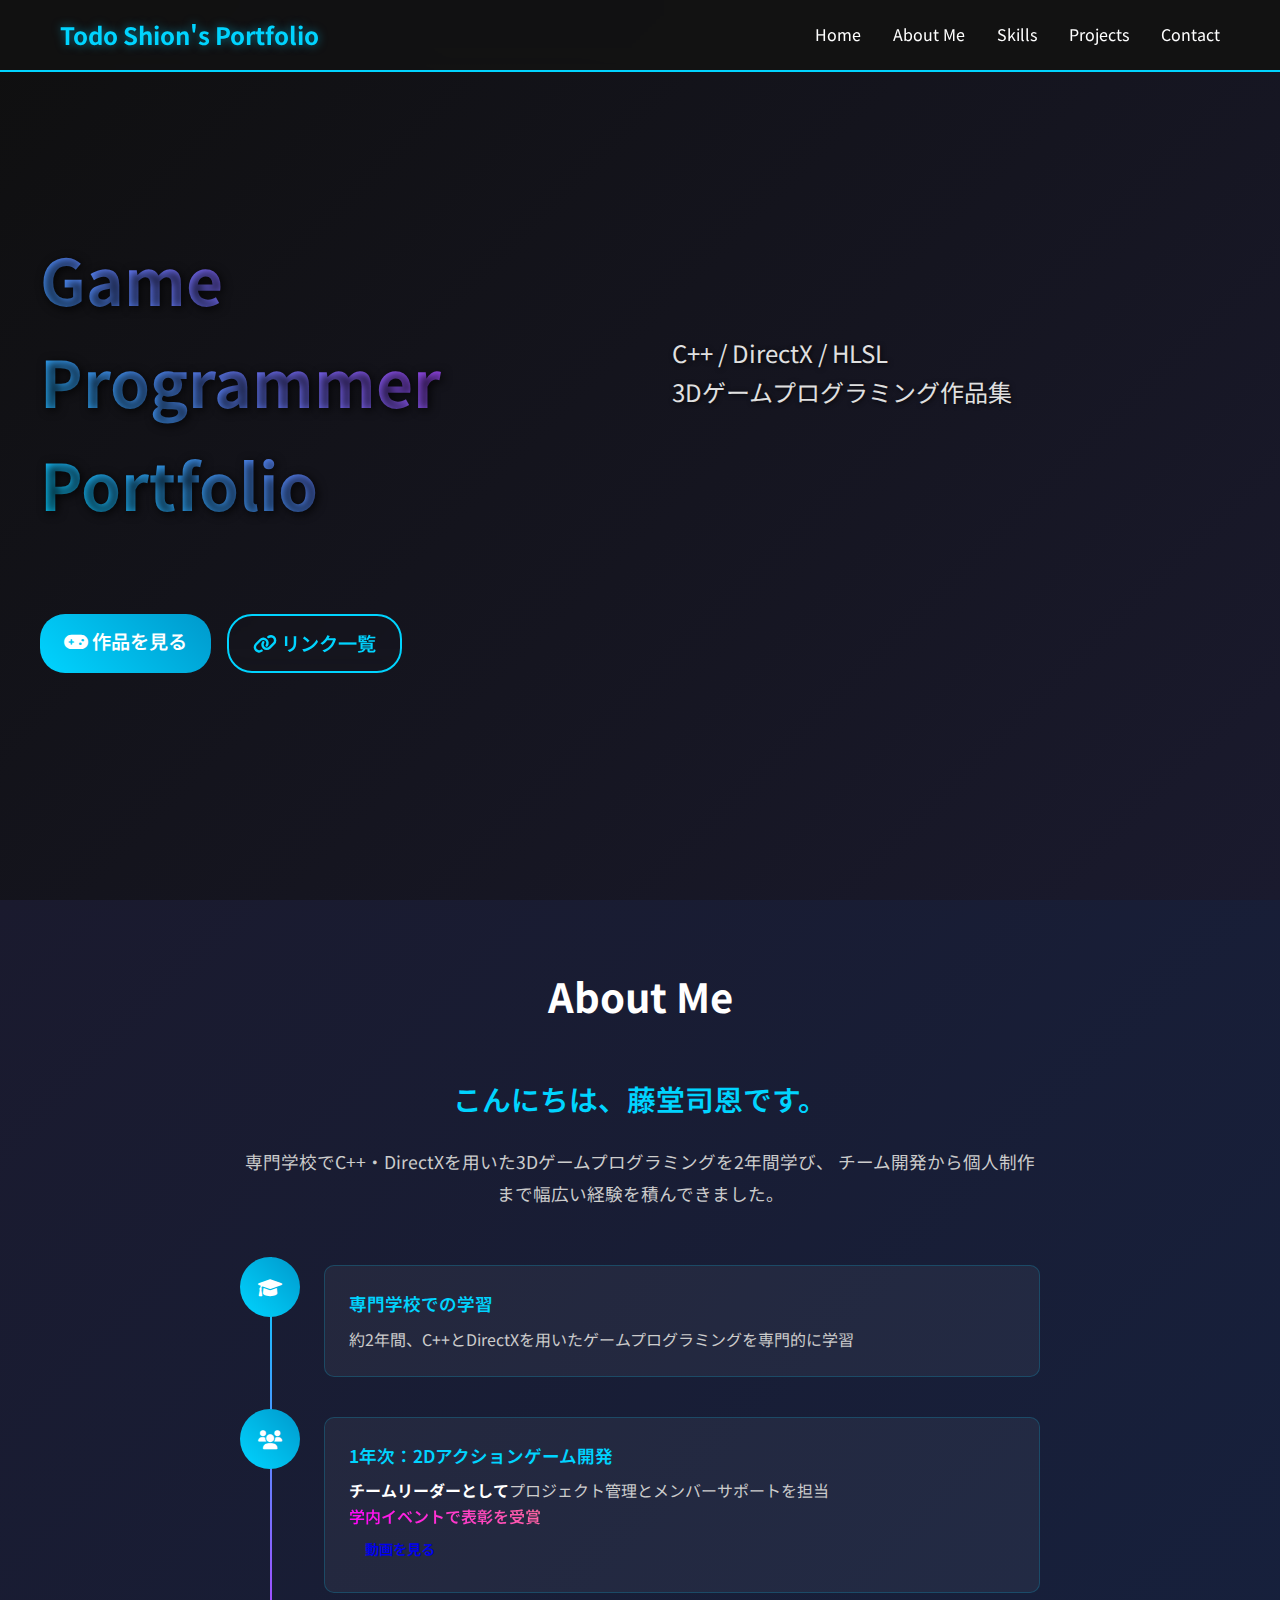
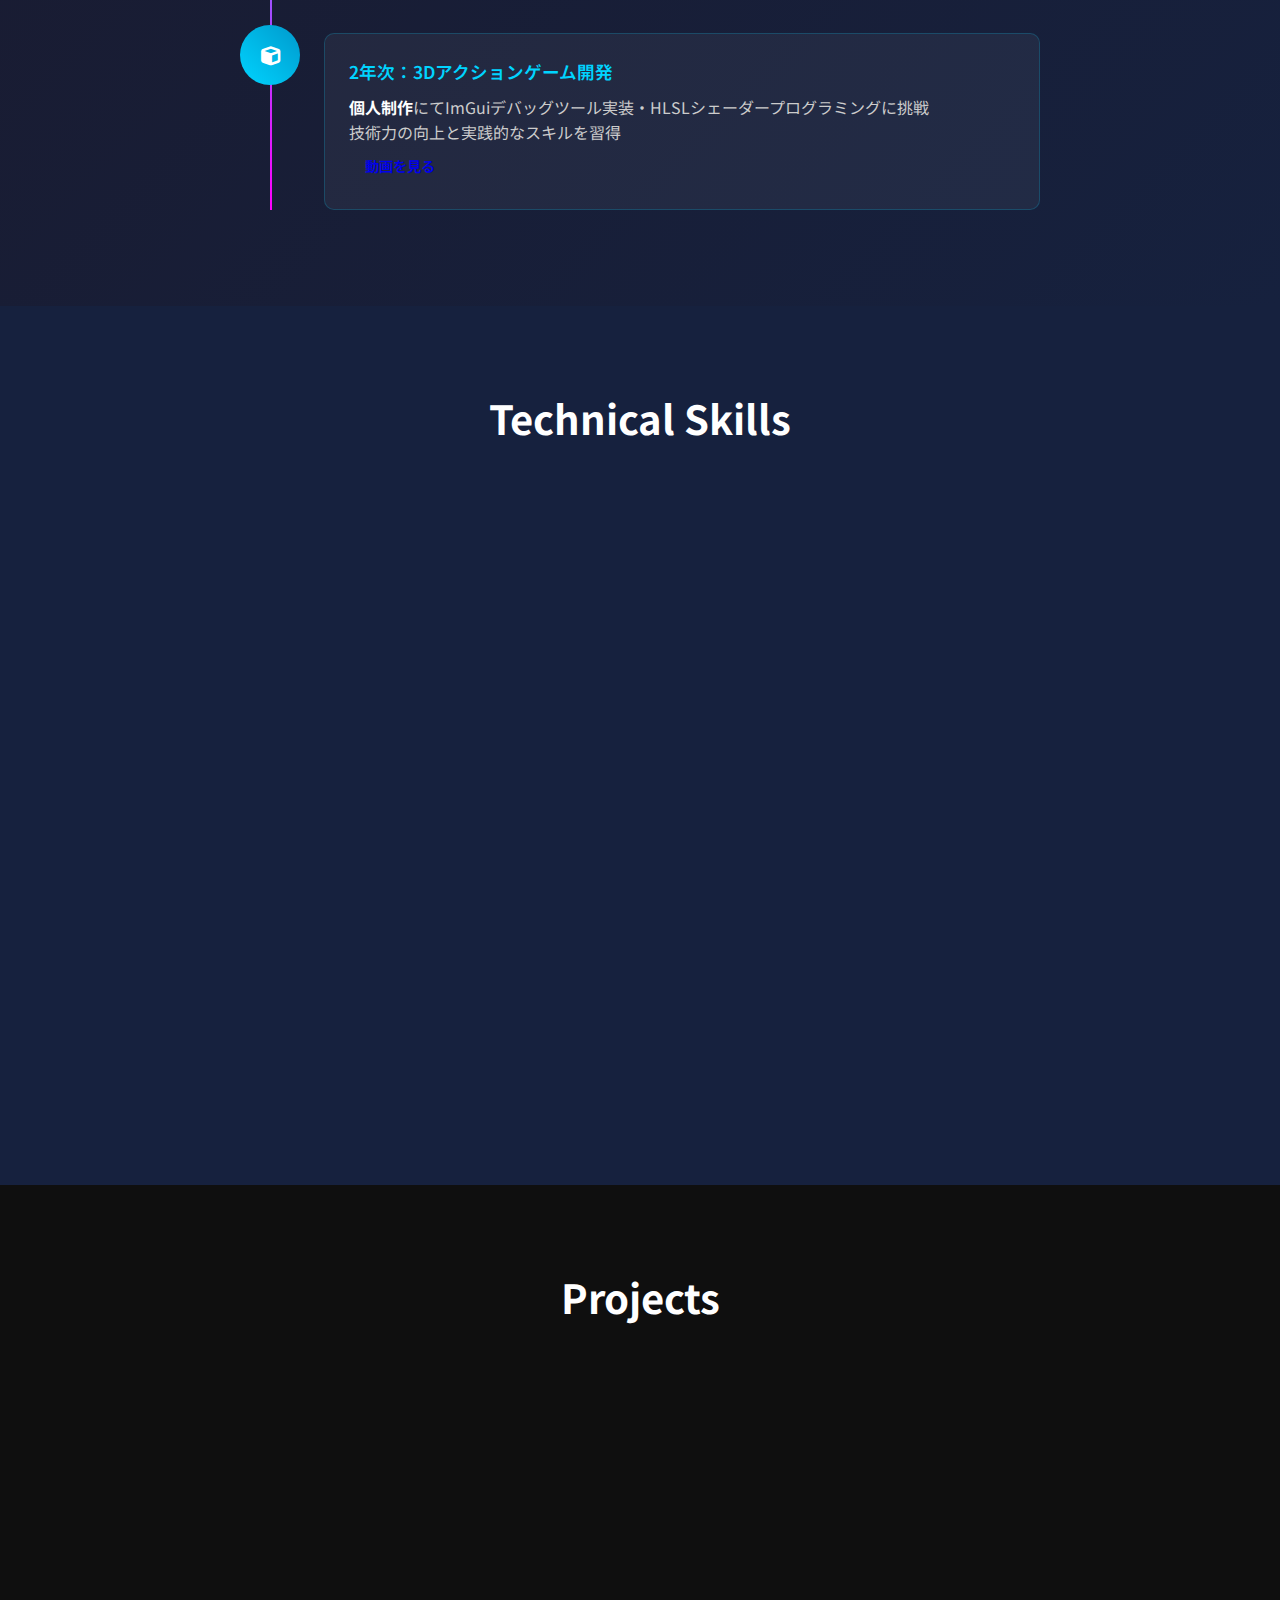
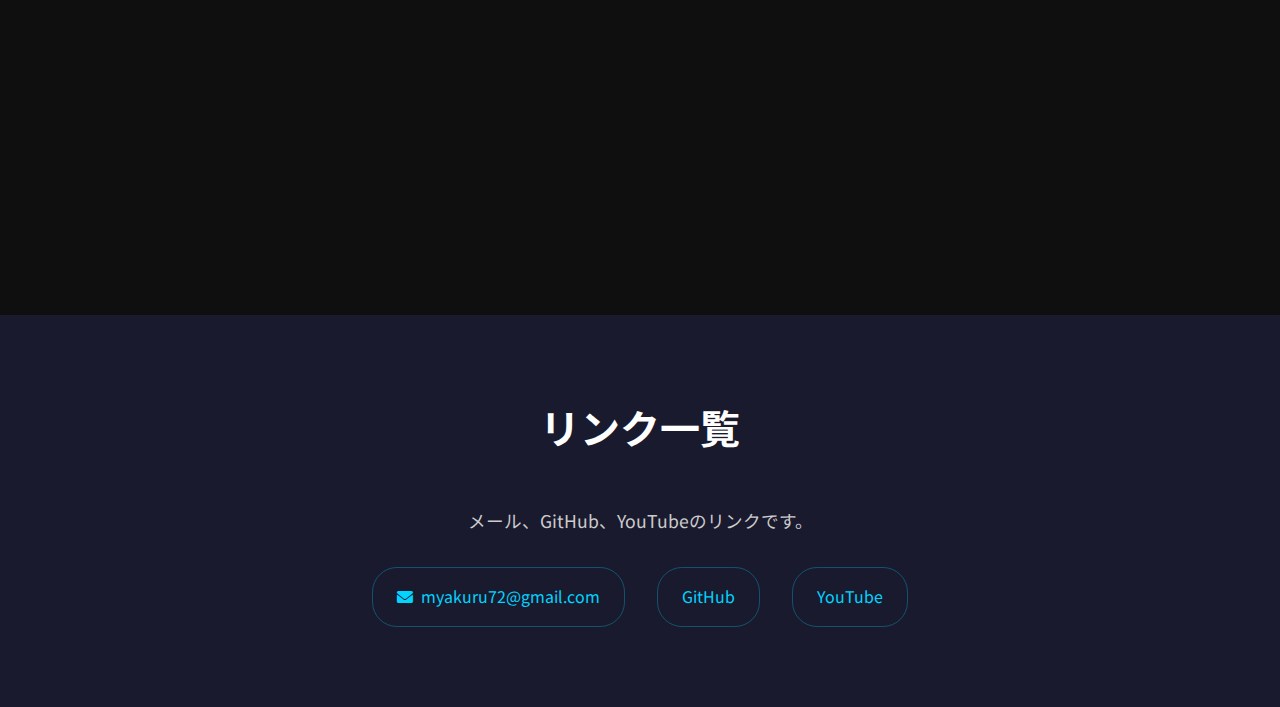
<file: index.html>
<!DOCTYPE html>
<html lang="ja">
<head>
    <meta charset="UTF-8">
    <meta name="viewport" content="width=device-width, initial-scale=1.0">
    <title>myakuru - Game Programmer Portfolio</title>
    <link rel="stylesheet" href="style.css">
    <link href="https://fonts.googleapis.com/css2?family=Noto+Sans+JP:wght@300;400;700&display=swap" rel="stylesheet">
    <link rel="stylesheet" href="https://cdnjs.cloudflare.com/ajax/libs/font-awesome/6.0.0/css/all.min.css">
</head>
<body>
    <nav class="navbar">
        <div class="nav-container">
            <div class="nav-logo">
                <a href="index.html"><h2>Todo Shion's Portfolio</h2></a>
            </div>
            <ul class="nav-menu">
                <li><a href="#home">Home</a></li>
                <li><a href="#introduction">About Me</a></li>
                <li><a href="#skills">Skills</a></li>
                <li><a href="#projects">Projects</a></li>
                <li><a href="#contact">Contact</a></li>
            </ul>
        </div>
    </nav>

    <main>
        <!-- Hero Section -->
            <section id="home" class="hero hero-simple">
                <div class="hero-content hero-center">
                    <h1 class="project-title-overlay">Game Programmer Portfolio</h1>
                    <p class="project-subtitle-overlay">C++ / DirectX / HLSL<br>3Dゲームプログラミング作品集</p>
                    <div class="hero-buttons hero-center-buttons">
                        <a href="#projects" class="btn btn-primary btn-large btn-overlay">
                            <i class="fas fa-gamepad"></i> 作品を見る
                        </a>
                        <a href="#contact" class="btn btn-secondary btn-large btn-overlay">
                            <i class="fas fa-link"></i> リンク一覧
                        </a>
                    </div>
                </div>
            </section>

        <!-- 自己紹介セクション -->
        <section id="introduction" class="introduction">
            <div class="container">
                <h2>About Me</h2>
                <div class="intro-content">
                    <div class="intro-header">
                        <h3>こんにちは、藤堂司恩です。</h3>
                        <p class="intro-summary">
                            専門学校でC++・DirectXを用いた3Dゲームプログラミングを2年間学び、
                            チーム開発から個人制作まで幅広い経験を積んできました。
                        </p>
                    </div>
                    
                    <div class="experience-timeline">
                        <div class="timeline-item">
                            <div class="timeline-icon">
                                <i class="fas fa-graduation-cap"></i>
                            </div>
                            <div class="timeline-content">
                                <h4>専門学校での学習</h4>
                                <p>約2年間、C++とDirectXを用いたゲームプログラミングを専門的に学習</p>
                            </div>
                        </div>
                        
                        <div class="timeline-item">
                            <div class="timeline-icon">
                                <i class="fas fa-users"></i>
                            </div>
                            <div class="timeline-content">
                                <h4>1年次：2Dアクションゲーム開発</h4>
                                <p><strong>チームリーダーとして</strong>プロジェクト管理とメンバーサポートを担当<br>
                                <span class="highlight">学内イベントで表彰を受賞</span></p>
                                <div class="project-links">
                                    <a href="https://youtu.be/RSMAwuz6ngQ?si=Mmd6feQbN7Tznl7z" target="_blank" class="btn btn-small youtube-btn">
                                         動画を見る
                                    </a>
                                </div>
                            </div>
                        </div>
                        
                        <div class="timeline-item">
                            <div class="timeline-icon">
                                <i class="fas fa-cube"></i>
                            </div>
                            <div class="timeline-content">
                                <h4>2年次：3Dアクションゲーム開発</h4>
                                <p><strong>個人制作</strong>にてImGuiデバッグツール実装・HLSLシェーダープログラミングに挑戦<br>
                                技術力の向上と実践的なスキルを習得</p>
                                 <div class="project-links">
                                    <a href="https://www.youtube.com/watch?v=G5eRSczVDn4" target="_blank" class="btn btn-small youtube-btn">
                                         動画を見る
                                    </a>
                                </div>
                            </div>
                        </div>
                    </div>
                </div>
            </div>
        </section>

        <!-- Skills Section -->
        <section id="skills" class="skills">
            <div class="container">
                <h2>Technical Skills</h2>
                <div class="skills-grid">
                    <div class="skill-category">
                        <h3><i class="fas fa-cogs"></i> Game Engines</h3>
                        <div class="skill-details">
                            <div class="skill-item">
                                <h4>Unreal Engine</h4>
                                <p>IKリグ、IKリターゲッタを活用して、UnityモデルにUnrealアニメーションを適用</p>
                                <div class="tech-tags">
                                    <span class="tech-tag">IKリグ</span>
                                    <span class="tech-tag">IKリターゲッタ</span>
                                </div>
                            </div>
                        </div>
                    </div>
                    <div class="skill-category">
                        <h3><i class="fas fa-code"></i> Programming</h3>
                        <div class="skill-details">
                            <div class="skill-item">
                                <h4>C++</h4>
                                <p>DirectXを使用した3Dゲームエンジン開発、ゲームプレイプログラミング</p>
                                <div class="tech-tags">
                                    <span class="tech-tag">DirectX</span>
                                </div>
                            </div>
                        </div>
                    </div>
                    <div class="skill-category">
                        <h3><i class="fas fa-paint-brush"></i> Graphics & Tools</h3>
                        <div class="skill-details">
                            <div class="skill-item">
                                <h4>HLSL</h4>
                                <p>シェーダープログラミングによる視覚的エフェクトの実装</p>
                                <div class="tech-tags">
                                    <span class="tech-tag">放射ブラー</span>
                                    <span class="tech-tag">画面ノイズ</span>
                                     <span class="tech-tag">カスケードシャドウマップ</span>
                                     <span class="tech-tag">PBRベースのライティング計算</span>
                                </div>
                            </div>
                            <div class="skill-item">
                                <h4>Git</h4>
                                <p>バージョン管理、チーム開発でのコード共有</p>
                                <div class="tech-tags">
                                    <span class="tech-tag">バージョン管理</span>
                                </div>
                            </div>
                        </div>
                    </div>
                </div>
            </div>
        </section>

        <!-- Projects Section -->
        <section id="projects" class="projects">
            <div class="container">
                <h2>Projects</h2>
                <div class="projects-grid">
                    <a href="chronos-zero.html" class="project-card-link">
                        <div class="project-card">
                            <div class="project-image">
                                <img src="images/Title.png" alt="Chronos Zero タイトル画面" class="project-main-image"
                                     onerror="this.style.display='none'; this.nextElementSibling.style.display='flex';">
                                <div class="placeholder-image" style="display:none;">
                                    <i class="fas fa-rocket"></i>
                                </div>
                            </div>
                            <div class="project-info">
                                <h3>Chronos Zero</h3>
                                <p>＜就活作品＞3Dスタイリッシュアクションゲーム。</p>
                                <div class="project-tech">
                                    <span>DirectX</span>
                                    <span>C++</span>
                                    <span>HLSL</span>
                                </div>
                                <div class="project-links">
                                    <span class="btn btn-small detail-btn">詳細を見る</span>
                                </div>
                            </div>
                        </div>
                    </a>
                </div>
            </div>
        </section>

        <!-- Contact Section -->
        <section id="contact" class="contact">
            <div class="container">
                <h2>リンク一覧</h2>
                <div class="contact-content">
                    <div class="contact-info">
                        <p>メール、GitHub、YouTubeのリンクです。</p>
                        <div class="contact-methods">
                            <a href="mailto:myakuru72@gmail.com" class="contact-method">
                                <i class="fas fa-envelope"></i>
                                <span>myakuru72@gmail.com</span>
                            </a>
                            <a href="https://github.com/myakuru/3DGamePrograming" class="contact-method">
                                GitHub
                            </a>
                            <a href="https://www.youtube.com/watch?v=G5eRSczVDn4" class="contact-method">
                                YouTube
                            </a>
                        </div>
                    </div>
                </div>
            </div>
        </section>
    </main>

    <script src="script.js"></script>
</body>
</html>
</file>
<file: style.css>
/* Reset and Base Styles */
* {
    margin: 0;
    padding: 0;
    box-sizing: border-box;
}

body {
    font-family: 'Noto Sans JP', sans-serif;
    line-height: 1.6;
    color: #ffffff;
    background-color: #121212;
}

.container {
    max-width: 1200px;
    margin: 0 auto;
    padding: 0 20px;
}

/* Navigation */
.navbar {
    position: fixed;
    top: 0;
    width: 100%;
    background: rgba(18, 18, 18, 0.95);
    backdrop-filter: blur(10px);
    z-index: 1000;
    padding: 1rem 0;
    border-bottom: 2px solid #00d4ff;
}

.nav-container {
    max-width: 1200px;
    margin: 0 auto;
    display: flex;
    justify-content: space-between;
    align-items: center;
    padding: 0 20px;
}

.nav-logo h2 {
    color: #00d4ff;
    font-size: 1.5rem;
    font-weight: 700;
    text-shadow: 0 0 10px rgba(0, 212, 255, 0.5);
}

.nav-logo a {
    text-decoration: none;
    color: inherit;
}

.nav-logo a:hover h2 {
    color: #fff;
    transition: color 0.3s ease;
}

.nav-menu {
    display: flex;
    list-style: none;
    gap: 2rem;
}

.nav-menu a {
    color: #fff;
    text-decoration: none;
    font-weight: 400;
    transition: color 0.3s ease;
}

.nav-menu a:hover {
    color: #00d4ff;
}

/* Hero Section */
.hero {
    min-height: 100vh;
    display: flex;
    align-items: center;
    background: linear-gradient(135deg, #0f0f0f 0%, #1a1a2e 100%);
    color: white;
    padding: 0 20px;
}

.hero-content {
    max-width: 1200px;
    margin: 0 auto;
    display: grid;
    grid-template-columns: 1fr 1fr;
    gap: 4rem;
    align-items: center;
}

.hero h1 {
    font-size: 4rem;
    font-weight: 700;
    margin-bottom: 1rem;
    background: linear-gradient(45deg, #00d4ff, #ff00ff);
    -webkit-background-clip: text;
    -webkit-text-fill-color: transparent;
    background-clip: text;
}

.hero-subtitle {
    font-size: 1.2rem;
    margin-bottom: 2rem;
    color: #ccc;
}

.hero-buttons {
    display: flex;
    gap: 1rem;
}

.hero-visual {
    display: flex;
    justify-content: center;
    align-items: center;
}

.game-icons {
    display: flex;
    gap: 2rem;
    font-size: 4rem;
}

.game-icons i {
    color: #00d4ff;
    animation: float 3s ease-in-out infinite;
}

.game-icons i:nth-child(2) {
    animation-delay: 1s;
    color: #ff00ff;
}

.game-icons i:nth-child(3) {
    animation-delay: 2s;
    color: #00ff88;
}

/* Hero Background Overlay Styles */
.hero-with-background {
    position: relative;
    min-height: 100vh;
    overflow: hidden;
}

.hero-background {
    position: absolute;
    top: 0;
    left: 0;
    width: 100%;
    height: 100%;
    z-index: 1;
}

.hero-background img {
    width: 100%;
    height: 100%;
    object-fit: cover;
    filter: brightness(0.3) blur(0.3px);
}

.hero-overlay {
    position: absolute;
    top: 0;
    left: 0;
    width: 100%;
    height: 100%;
    background: linear-gradient(
        135deg, 
        rgba(0, 212, 255, 0.3) 0%, 
        rgba(18, 18, 18, 0.7) 50%, 
        rgba(0, 0, 0, 0.8) 100%
    );
    z-index: 2;
}

.hero-overlay-content {
    position: relative;
    z-index: 3;
    display: flex;
    align-items: center;
    justify-content: center;
    min-height: 100vh;
    text-align: center;
    padding: 2rem;
}

.project-title-overlay {
    font-size: 4rem;
    font-weight: 700;
    color: #ffffff;
    text-shadow: 2px 2px 10px rgba(0, 0, 0, 0.8);
    margin-bottom: 1rem;
}

.project-subtitle-overlay {
    font-size: 1.5rem;
    color: #e0e0e0;
    margin-bottom: 2rem;
    text-shadow: 1px 1px 5px rgba(0, 0, 0, 0.8);
}

.back-btn-overlay {
    position: absolute;
    top: 2rem;
    left: 2rem;
    background: rgba(0, 0, 0, 0.7);
    color: #00d4ff;
    padding: 0.8rem 1.2rem;
    border-radius: 25px;
    text-decoration: none;
    font-weight: 600;
    backdrop-filter: blur(10px);
    border: 1px solid rgba(0, 212, 255, 0.3);
    transition: all 0.3s ease;
}

.back-btn-overlay:hover {
    background: rgba(0, 212, 255, 0.2);
    transform: translateY(-2px);
    box-shadow: 0 8px 25px rgba(0, 212, 255, 0.3);
}

.btn-overlay {
    background: rgba(0, 0, 0, 0.7);
    backdrop-filter: blur(10px);
    border: 2px solid rgba(255, 255, 255, 0.3);
    color: #ffffff;
    font-size: 1.2rem;
    padding: 1rem 2rem;
    text-shadow: none;
}

.btn-overlay:hover {
    background: rgba(255, 255, 255, 0.1);
    transform: translateY(-3px);
    box-shadow: 0 10px 30px rgba(0, 0, 0, 0.5);
}

.btn-primary.btn-overlay:hover {
    border-color: #00d4ff;
    box-shadow: 0 10px 30px rgba(0, 212, 255, 0.4);
}

.btn-secondary.btn-overlay:hover {
    border-color: #ff6b6b;
    box-shadow: 0 10px 30px rgba(255, 107, 107, 0.4);
}

.fallback-bg {
    background: linear-gradient(135deg, #1a1a1a 0%, #2c3e50 100%);
}

/* Buttons */
.btn {
    display: inline-block;
    padding: 12px 24px;
    text-decoration: none;
    border-radius: 25px;
    font-weight: 600;
    transition: all 0.3s ease;
    border: none;
    cursor: pointer;
}

.btn-primary {
    background: linear-gradient(45deg, #00d4ff, #0099cc);
    color: white;
}

.btn-primary:hover {
    transform: translateY(-2px);
    box-shadow: 0 10px 25px rgba(0, 212, 255, 0.3);
}

.btn-secondary {
    background: transparent;
    color: #00d4ff;
    border: 2px solid #00d4ff;
}

.btn-secondary:hover {
    background: #00d4ff;
    color: #0f0f0f;
}

.btn-small {
    padding: 8px 16px;
    font-size: 0.9rem;
}

/* Sections */
section {
    padding: 5rem 0;
}

section h2 {
    text-align: center;
    font-size: 2.5rem;
    margin-bottom: 3rem;
    color: #fff;
}

/* Introduction Section */
.introduction {
    background: linear-gradient(135deg, #1a1a2e 0%, #16213e 100%);
    color: white;
    padding: 4rem 0;
}

.intro-content {
    max-width: 1000px;
    margin: 0 auto;
}

.intro-header {
    text-align: center;
    margin-bottom: 3rem;
}

.intro-header h3 {
    font-size: 1.8rem;
    color: #00d4ff;
    margin-bottom: 1.5rem;
    font-weight: 600;
}

.intro-summary {
    font-size: 1.1rem;
    line-height: 1.8;
    color: #ccc;
    max-width: 800px;
    margin: 0 auto;
}

/* Experience Timeline */
.experience-timeline {
    position: relative;
    max-width: 800px;
    margin: 0 auto;
}

.experience-timeline::before {
    content: '';
    position: absolute;
    left: 30px;
    top: 0;
    bottom: 0;
    width: 2px;
    background: linear-gradient(to bottom, #00d4ff, #ff00ff);
}

.timeline-item {
    display: flex;
    margin-bottom: 2rem;
    position: relative;
}

.timeline-icon {
    flex-shrink: 0;
    width: 60px;
    height: 60px;
    background: linear-gradient(45deg, #00d4ff, #0099cc);
    border-radius: 50%;
    display: flex;
    align-items: center;
    justify-content: center;
    margin-right: 1.5rem;
    position: relative;
    z-index: 2;
}

.timeline-icon i {
    font-size: 1.2rem;
    color: white;
}

.timeline-content {
    flex: 1;
    background: rgba(255, 255, 255, 0.05);
    padding: 1.5rem;
    border-radius: 10px;
    border: 1px solid rgba(0, 212, 255, 0.2);
    margin-top: 0.5rem;
}

.timeline-content h4 {
    color: #00d4ff;
    margin-bottom: 0.5rem;
    font-size: 1.1rem;
    font-weight: 600;
}

.timeline-content p {
    color: #ccc;
    line-height: 1.6;
    margin: 0;
}

.timeline-content strong {
    color: #fff;
}

.highlight {
    background: linear-gradient(45deg, #ff00ff, #ff6b9d);
    -webkit-background-clip: text;
    -webkit-text-fill-color: transparent;
    background-clip: text;
    font-weight: 600;
}

/* About Section */
.about {
    background: #1a1a2e;
    color: white;
}

.about-content {
    display: grid;
    grid-template-columns: 2fr 1fr;
    gap: 4rem;
    align-items: center;
}

.about-text p {
    margin-bottom: 1.5rem;
    font-size: 1.1rem;
    line-height: 1.8;
}

.about-stats {
    display: flex;
    flex-direction: column;
    gap: 2rem;
}

.stat {
    text-align: center;
    padding: 1.5rem;
    background: rgba(0, 212, 255, 0.1);
    border-radius: 10px;
    border: 1px solid rgba(0, 212, 255, 0.3);
}

.stat-number {
    display: block;
    font-size: 2.5rem;
    font-weight: 700;
    color: #00d4ff;
}

.stat-label {
    font-size: 0.9rem;
    color: #ccc;
}

/* Skills Section */
.skills {
    background: #16213e;
    color: white;
}

.skills-grid {
    display: grid;
    grid-template-columns: repeat(auto-fit, minmax(350px, 1fr));
    gap: 2rem;
}

.skill-category {
    background: rgba(255, 255, 255, 0.05);
    padding: 2rem;
    border-radius: 15px;
    border: 1px solid rgba(0, 212, 255, 0.2);
}

.skill-category h3 {
    margin-bottom: 1.5rem;
    color: #00d4ff;
    display: flex;
    align-items: center;
    gap: 0.5rem;
}

/* New detailed skill structure */
.skill-details {
    display: flex;
    flex-direction: column;
    gap: 1.5rem;
}

.skill-item {
    background: rgba(255, 255, 255, 0.03);
    padding: 1.2rem;
    border-radius: 10px;
    border-left: 3px solid #00d4ff;
}

.skill-item h4 {
    color: #00d4ff;
    margin-bottom: 0.5rem;
    font-size: 1.1rem;
    font-weight: 600;
}

.skill-item p {
    color: #ccc;
    margin-bottom: 1rem;
    line-height: 1.6;
    font-size: 0.9rem;
}

.tech-tags {
    display: flex;
    flex-wrap: wrap;
    gap: 0.4rem;
}

.tech-tag {
    background: #1a1a1a;
    color: #00d4ff;
    padding: 0.4rem 0.8rem;
    border-radius: 12px;
    font-size: 0.85rem;
    border: 2px solid #00d4ff;
    font-weight: 600;
    transition: all 0.3s ease;
}

.tech-tag:hover {
    background: #00d4ff;
    color: #121212;
    transform: translateY(-1px);
    box-shadow: 0 4px 12px rgba(0, 212, 255, 0.3);
}

/* Legacy support for existing skill-list (if any) */
.skill-list {
    display: flex;
    flex-wrap: wrap;
    gap: 0.5rem;
}

.skill-tag {
    background: rgba(0, 212, 255, 0.2);
    color: #00d4ff;
    padding: 0.5rem 1rem;
    border-radius: 20px;
    font-size: 0.9rem;
    border: 1px solid rgba(0, 212, 255, 0.3);
}

/* Projects Section */
.projects {
    background: #0f0f0f;
    color: white;
}

.projects-grid {
    display: flex;
    justify-content: center;
    gap: 2rem;
    width: 100%;
}

.project-card-link {
    text-decoration: none;
    color: inherit;
    display: block;
    max-width: 400px;
    flex-shrink: 0;
}

.project-card {
    background: rgba(255, 255, 255, 0.05);
    border-radius: 15px;
    overflow: hidden;
    border: 1px solid rgba(0, 212, 255, 0.2);
    transition: transform 0.3s ease, box-shadow 0.3s ease;
    cursor: pointer;
    width: 100%;
    max-width: 400px;
}

.project-card:hover {
    transform: translateY(-5px);
    box-shadow: 0 20px 40px rgba(0, 212, 255, 0.1);
}

.project-card-link:hover .project-card {
    transform: translateY(-5px);
    box-shadow: 0 20px 40px rgba(0, 212, 255, 0.1);
}

.project-image {
    height: 200px;
    background: linear-gradient(45deg, #1a1a2e, #16213e);
    display: flex;
    align-items: center;
    justify-content: center;
    overflow: hidden;
    position: relative;
}

.project-main-image {
    width: 100%;
    height: 100%;
    object-fit: cover;
    display: block;
}

.placeholder-image {
    font-size: 3rem;
    color: #00d4ff;
    position: absolute;
    top: 50%;
    left: 50%;
    transform: translate(-50%, -50%);
}

.project-info {
    padding: 1.5rem;
}

.project-info h3 {
    margin-bottom: 1rem;
    color: #00d4ff;
}

.project-info p {
    margin-bottom: 1rem;
    color: #ccc;
    line-height: 1.6;
}

.project-tech {
    display: flex;
    flex-wrap: wrap;
    gap: 0.5rem;
    margin-bottom: 1.5rem;
}

.project-tech span {
    background: rgba(255, 0, 255, 0.2);
    color: #ff00ff;
    padding: 0.3rem 0.8rem;
    border-radius: 15px;
    font-size: 0.8rem;
    border: 1px solid rgba(255, 0, 255, 0.3);
}

.project-links {
    display: flex;
    gap: 1rem;
}

.detail-btn {
    background: linear-gradient(45deg, #00d4ff, #0099cc) !important;
    color: white !important;
    cursor: pointer;
}

/* Project Detail Pages */
.project-hero {
    background: linear-gradient(135deg, #0f0f0f 0%, #1a1a2e 100%);
    color: white;
    padding: 6rem 0 3rem;
    margin-top: 60px;
}

.project-header {
    text-align: center;
}

.back-btn {
    display: inline-flex;
    align-items: center;
    gap: 0.5rem;
    color: #00d4ff;
    text-decoration: none;
    margin-bottom: 2rem;
    transition: color 0.3s ease;
}

.back-btn:hover {
    color: #fff;
}

.project-header h1 {
    font-size: 3rem;
    margin-bottom: 1rem;
    background: linear-gradient(45deg, #888, #ccc);
    -webkit-background-clip: text;
    -webkit-text-fill-color: transparent;
    background-clip: text;
}

.project-subtitle {
    font-size: 1.2rem;
    color: #ccc;
}

.project-details {
    background: #1a1a1a;
    color: #ffffff;
    padding: 4rem 0;
    border-top: 3px solid #00d4ff;
}

.project-info-section,
.project-links-section {
    margin: 2.5rem 0;
    padding: 2.5rem;
    background: #2a2a2a;
    border-radius: 20px;
    border: 3px solid #00d4ff;
    box-shadow: 0 8px 32px rgba(0, 212, 255, 0.2);
    transition: transform 0.3s ease, box-shadow 0.3s ease;
}

.project-info-section:hover,
.project-links-section:hover {
    transform: translateY(-2px);
    box-shadow: 0 12px 40px rgba(0, 212, 255, 0.3);
    border-color: #00b8d4;
}

.project-info-section h3,
.project-links-section h3 {
    color: #00d4ff;
    margin-bottom: 2rem;
    font-size: 1.8rem;
    font-weight: 600;
    border-bottom: 3px solid #00d4ff;
    padding-bottom: 0.8rem;
    display: flex;
    align-items: center;
    gap: 0.5rem;
    text-shadow: 0 0 8px rgba(0, 212, 255, 0.3);
}

.project-info-section h3::before {
    content: '📊';
    font-size: 1.2em;
}

.project-links-section h3::before {
    content: '🔗';
    font-size: 1.2em;
}

.info-grid {
    display: grid;
    grid-template-columns: repeat(auto-fit, minmax(280px, 1fr));
    gap: 2rem;
    margin-top: 1.5rem;
}

.info-item {
    background: #333333;
    padding: 1.5rem;
    border-radius: 12px;
    border-left: 4px solid #00d4ff;
    border: 1px solid #444444;
    transition: all 0.3s ease;
}

.info-item:hover {
    background: #3a3a3a;
    border-color: #00b8d4;
    transform: translateX(5px);
    box-shadow: 0 4px 12px rgba(0, 212, 255, 0.2);
}

.info-item strong {
    display: block;
    color: #00d4ff;
    font-size: 1.1rem;
    margin-bottom: 0.8rem;
    font-weight: 600;
}

.info-item span {
    color: #e0e0e0;
    font-size: 1.05rem;
    line-height: 1.5;
}

.detail-content {
    display: flex;
    flex-direction: column;
    gap: 3rem;
}

.project-overview {
    background: #2a2a2a;
    padding: 2.5rem;
    border-radius: 20px;
    border: 3px solid #00d4ff;
    margin-bottom: 2.5rem;
}

.project-overview h2,
.technical-details h3,
.development-process h3 {
    color: #00d4ff;
    margin-bottom: 2rem;
    font-size: 2rem;
    font-weight: 600;
    border-bottom: 3px solid #00d4ff;
    padding-bottom: 0.8rem;
    text-shadow: 0 0 8px rgba(0, 212, 255, 0.3);
}

.project-overview h2::before {
    content: '🎮 ';
    font-size: 0.9em;
}

.project-overview p {
    color: #e0e0e0;
    line-height: 1.9;
    font-size: 1.2rem;
    margin-top: 1rem;
}

/* Project Gallery */
.project-gallery {
    margin: 2.5rem 0;
    background: #2a2a2a;
    padding: 2.5rem;
    border-radius: 20px;
    border: 3px solid #00d4ff;
}

.project-gallery h3 {
    color: #00d4ff;
    margin-bottom: 2rem;
    font-size: 1.8rem;
    font-weight: 600;
    border-bottom: 3px solid #00d4ff;
    padding-bottom: 0.8rem;
    text-shadow: 0 0 8px rgba(0, 212, 255, 0.3);
}

.project-gallery h3::before {
    content: '📸 ';
    font-size: 0.9em;
}

/* Technical Details */
.technical-details {
    margin: 2.5rem 0;
    background: #2a2a2a;
    padding: 2.5rem;
    border-radius: 20px;
    border: 3px solid #00d4ff;
}

.technical-details h3::before {
    content: '⚙️ ';
    font-size: 0.9em;
}

/* Gallery */
.gallery-grid {
    display: grid;
    grid-template-columns: 1fr;
    gap: 1.5rem;
}

.gallery-item {
    position: relative;
    border-radius: 10px;
    overflow: hidden;
    background: rgba(0, 0, 0, 0.3);
}

.gallery-item img {
    width: 100%;
    height: auto;
    display: block;
}

.main-image {
    min-height: 400px;
}

.video-item {
    min-height: 300px;
}

.video-wrapper {
    position: relative;
    width: 100%;
    padding-bottom: 56.25%; /* 16:9 aspect ratio */
    height: 0;
    background: #000;
}

.video-wrapper iframe {
    position: absolute;
    top: 0;
    left: 0;
    width: 100%;
    height: 100%;
}

.placeholder-large,
.placeholder-medium {
    display: flex;
    flex-direction: column;
    align-items: center;
    justify-content: center;
    background: linear-gradient(45deg, #1a1a2e, #16213e);
    color: #00d4ff;
    text-align: center;
    padding: 2rem;
}

.placeholder-large {
    min-height: 400px;
}

.placeholder-medium {
    min-height: 200px;
}

.placeholder-large i,
.placeholder-medium i {
    font-size: 3rem;
    margin-bottom: 1rem;
}

/* PDF Section Styles */
.pdf-section {
    margin: 3rem 0;
    padding: 2rem 0;
    border-top: 2px solid rgba(0, 212, 255, 0.3);
    text-align: center;
}

.pdf-section h3 {
    color: #00d4ff;
    margin-bottom: 2rem;
    text-align: center;
    font-size: 1.8rem;
}

.pdf-grid {
    display: grid;
    grid-template-columns: 1fr;
    gap: 3rem;
    margin-top: 2rem;
    max-width: 800px;
    margin-left: auto;
    margin-right: auto;
}

.pdf-item {
    background: rgba(255, 255, 255, 0.05);
    border-radius: 15px;
    border: 1px solid rgba(0, 212, 255, 0.2);
    overflow: hidden;
}

.pdf-header {
    padding: 1.5rem;
    background: linear-gradient(45deg, #1a1a2e, #16213e);
    border-bottom: 1px solid rgba(0, 212, 255, 0.3);
    text-align: center;
}

.pdf-header h4 {
    color: #00d4ff;
    margin-bottom: 0.5rem;
    display: flex;
    align-items: center;
    justify-content: center;
    gap: 0.5rem;
    font-size: 1.2rem;
}

.pdf-header p {
    color: #ccc;
    font-size: 0.9rem;
    line-height: 1.5;
}

.pdf-embed {
    height: 600px;
    overflow: hidden;
}

.pdf-embed iframe {
    width: 100%;
    height: 100%;
    border: none;
    background: #fff;
}

.pdf-controls {
    display: flex;
    gap: 1rem;
    justify-content: center;
    padding: 1rem;
    background: rgba(0, 0, 0, 0.3);
}

/* Responsive PDF Grid */
@media (max-width: 768px) {
    .pdf-grid {
        grid-template-columns: 1fr;
        gap: 2rem;
    }
    
    .pdf-embed {
        height: 500px;
    }
}

/* Existing PDF Document Styles */
.pdf-document {
    background: linear-gradient(45deg, #2a2a3e, #1e2a3a);
    border: 2px solid rgba(0, 212, 255, 0.3);
}

.pdf-embed-container {
    padding: 1.5rem;
}

.pdf-embed-container h4 {
    color: #00d4ff;
    margin-bottom: 1rem;
    text-align: center;
    font-size: 1.2rem;
}

.pdf-embed-container iframe {
    width: 100%;
    height: 600px;
    border: 1px solid rgba(0, 212, 255, 0.3);
    border-radius: 8px;
    background: #fff;
}

.pdf-controls {
    display: flex;
    gap: 1rem;
    justify-content: center;
    margin-top: 1rem;
}

.pdf-preview {
    display: flex;
    flex-direction: column;
    align-items: center;
    justify-content: center;
    text-align: center;
    padding: 2rem;
    height: 100%;
    min-height: 200px;
}

.pdf-preview i {
    font-size: 3rem;
    color: #ff4444;
    margin-bottom: 1rem;
}

.pdf-preview h4 {
    color: #00d4ff;
    margin-bottom: 0.5rem;
    font-size: 1.2rem;
}

.pdf-preview p {
    color: #ccc;
    margin-bottom: 1.5rem;
    font-size: 0.9rem;
}

.pdf-btn {
    background: linear-gradient(45deg, #ff4444, #ff6666) !important;
    color: white !important;
    border: none !important;
    padding: 0.7rem 1.5rem;
    border-radius: 25px;
    text-decoration: none;
    font-weight: 500;
    transition: all 0.3s ease;
}

.pdf-btn:hover {
    background: linear-gradient(45deg, #ff6666, #ff8888) !important;
    transform: translateY(-2px);
    box-shadow: 0 8px 20px rgba(255, 68, 68, 0.3);
}

.download-btn {
    background: linear-gradient(45deg, #00d4ff, #0099cc) !important;
    color: white !important;
    border: none !important;
    padding: 0.7rem 1.5rem;
    border-radius: 25px;
    text-decoration: none;
    font-weight: 500;
    transition: all 0.3s ease;
}

.download-btn:hover {
    background: linear-gradient(45deg, #33ddff, #00aadd) !important;
    transform: translateY(-2px);
    box-shadow: 0 8px 20px rgba(0, 212, 255, 0.3);
}

/* Shader Tabs */
.shader-tabs {
    margin-top: 1.5rem;
}

.tab-nav {
    display: flex;
    gap: 0.5rem;
    margin-bottom: 2rem;
    border-bottom: 2px solid rgba(0, 212, 255, 0.3);
}

.tab-button {
    background: rgba(255, 255, 255, 0.05);
    border: none;
    padding: 1rem 1.5rem;
    color: #ccc;
    cursor: pointer;
    border-radius: 8px 8px 0 0;
    transition: all 0.3s ease;
    font-size: 0.9rem;
    font-weight: 500;
    position: relative;
}

.tab-button:hover {
    background: rgba(0, 212, 255, 0.1);
    color: #00d4ff;
}

.tab-button.active {
    background: rgba(0, 212, 255, 0.2);
    color: #00d4ff;
    border-bottom: 3px solid #00d4ff;
}

.tab-content {
    min-height: 500px;
}

.tab-panel {
    display: none;
    animation: fadeIn 0.3s ease-in-out;
}

.tab-panel.active {
    display: block;
}

@keyframes fadeIn {
    from { opacity: 0; transform: translateY(10px); }
    to { opacity: 1; transform: translateY(0); }
}

.feature-highlights {
    margin-top: 1.5rem;
    display: grid;
    gap: 1rem;
}

.highlight-item {
    display: flex;
    align-items: center;
    gap: 1rem;
    padding: 1rem;
    background: rgba(0, 212, 255, 0.1);
    border-radius: 8px;
    border-left: 3px solid #00d4ff;
}

.highlight-item i {
    color: #00d4ff;
    font-size: 1.2rem;
    min-width: 20px;
}

.highlight-item span {
    color: #ccc;
    font-size: 0.9rem;
}

/* Technical Details */
.tech-section {
    margin-bottom: 2rem;
    background: rgba(255, 255, 255, 0.03);
    padding: 1.5rem;
    border-radius: 10px;
    border-left: 4px solid #00d4ff;
}

.tech-section h4 {
    color: #00d4ff;
    margin-bottom: 1rem;
    display: flex;
    align-items: center;
    gap: 0.5rem;
}

.shader-item {
    margin-bottom: 1rem;
    padding: 1rem;
    background: rgba(0, 212, 255, 0.05);
    border-radius: 8px;
}

.shader-item h5 {
    color: #00d4ff;
    margin-bottom: 0.5rem;
}

.shader-content {
    display: grid;
    grid-template-columns: 1fr;
    gap: 1.5rem;
    align-items: start;
}

.shader-description p {
    color: #ccc;
    font-size: 0.9rem;
    line-height: 1.6;
    margin-bottom: 1rem;
}

/* Algorithm Steps */
.shader-algorithm {
    margin: 1.5rem 0;
    background: rgba(0, 0, 0, 0.3);
    padding: 1rem;
    border-radius: 8px;
    border-left: 3px solid #00d4ff;
}

.shader-algorithm h6 {
    color: #00d4ff;
    margin-bottom: 1rem;
    font-size: 1rem;
    display: flex;
    align-items: center;
    gap: 0.5rem;
}

.algorithm-steps {
    display: grid;
    gap: 0.8rem;
}

.step {
    display: flex;
    align-items: flex-start;
    gap: 1rem;
}

.step-number {
    background: linear-gradient(45deg, #00d4ff, #0099cc);
    color: white;
    width: 28px;
    height: 28px;
    border-radius: 50%;
    display: flex;
    align-items: center;
    justify-content: center;
    font-weight: bold;
    font-size: 0.9rem;
    flex-shrink: 0;
}

.step p {
    color: #ccc;
    margin: 0;
    font-size: 0.85rem;
    line-height: 1.4;
}

/* Code Section */
.code-section {
    margin: 1.5rem 0;
}

.code-section h6 {
    color: #00d4ff;
    margin-bottom: 1rem;
    font-size: 1rem;
    display: flex;
    align-items: center;
    gap: 0.5rem;
}

.code-block {
    background: #1a1a1a;
    border-radius: 8px;
    border: 1px solid rgba(0, 212, 255, 0.3);
    overflow-x: auto;
}

.code-block pre {
    margin: 0;
    padding: 1rem;
    font-family: 'Courier New', monospace;
    font-size: 0.8rem;
    line-height: 1.4;
    color: #e6e6e6;
    overflow-x: auto;
}

.code-block code {
    color: #e6e6e6;
}

.code-block .comment {
    color: #6a9955;
    font-style: italic;
}

/* Parameters */
.shader-params {
    margin-top: 1.5rem;
}

.shader-params h6 {
    color: #00d4ff;
    margin-bottom: 1rem;
    font-size: 1rem;
    display: flex;
    align-items: center;
    gap: 0.5rem;
}

.param-grid {
    display: grid;
    gap: 0.8rem;
}

.param-item {
    display: flex;
    justify-content: space-between;
    align-items: center;
    padding: 0.5rem 1rem;
    background: rgba(0, 212, 255, 0.1);
    border-radius: 6px;
    border-left: 3px solid #00d4ff;
}

.param-item strong {
    color: #00d4ff;
    font-family: 'Courier New', monospace;
    font-size: 0.85rem;
}

.param-item span {
    color: #ccc;
    font-size: 0.8rem;
}

.shader-details {
    background: rgba(0, 0, 0, 0.3);
    padding: 1rem;
    border-radius: 6px;
    border-left: 3px solid #00d4ff;
}

.shader-details h6 {
    color: #00d4ff;
    margin-bottom: 0.5rem;
    font-size: 0.9rem;
}

.shader-details ul {
    margin: 0;
    padding-left: 1.2rem;
    color: #aaa;
}

.shader-details li {
    margin-bottom: 0.3rem;
    font-size: 0.85rem;
    line-height: 1.4;
}

.shader-image {
    display: flex;
    justify-content: center;
    align-items: center;
    order: -1;
}

.shader-image img {
    max-width: 100%;
    width: 600px;
    height: auto;
    border-radius: 8px;
    border: 2px solid rgba(0, 212, 255, 0.4);
    box-shadow: 0 4px 15px rgba(0, 212, 255, 0.2);
}

.shader-placeholder {
    display: flex;
    flex-direction: column;
    align-items: center;
    justify-content: center;
    background: linear-gradient(45deg, #1a1a2e, #16213e);
    color: #00d4ff;
    text-align: center;
    padding: 2rem;
    border-radius: 8px;
    border: 2px solid rgba(0, 212, 255, 0.4);
    min-height: 200px;
    width: 600px;
    max-width: 100%;
    box-shadow: 0 4px 15px rgba(0, 212, 255, 0.2);
}

.shader-placeholder i {
    font-size: 3rem;
    margin-bottom: 1rem;
}

.shader-placeholder p {
    color: #00d4ff;
    font-size: 0.8rem;
    margin: 0;
}

/* Responsive for shader items */
@media (max-width: 768px) {
    .shader-content {
        grid-template-columns: 1fr;
        gap: 1rem;
    }
}

.feature-list,
.tool-list,
.achievement-list {
    color: #ccc;
    line-height: 1.8;
}

.feature-list li,
.tool-list li,
.achievement-list li {
    margin-bottom: 0.5rem;
}

.tool-list strong {
    color: #00d4ff;
}

/* Development Process */
.process-timeline {
    display: flex;
    flex-direction: column;
    gap: 1.5rem;
}

.process-item {
    display: flex;
    align-items: flex-start;
    gap: 1rem;
}

.process-number {
    flex-shrink: 0;
    width: 40px;
    height: 40px;
    background: linear-gradient(45deg, #00d4ff, #0099cc);
    color: white;
    border-radius: 50%;
    display: flex;
    align-items: center;
    justify-content: center;
    font-weight: bold;
}

.process-content h4 {
    color: #00d4ff;
    margin-bottom: 0.5rem;
}

.process-content p {
    color: #ccc;
    font-size: 0.9rem;
}

/* Sidebar */
.detail-sidebar {
    display: flex;
    flex-direction: column;
    gap: 2rem;
}

.project-info-card,
.project-links-card,
.achievements-card {
    background: rgba(255, 255, 255, 0.05);
    padding: 1.5rem;
    border-radius: 15px;
    border: 1px solid rgba(0, 212, 255, 0.2);
}

.project-info-card h3,
.project-links-card h3,
.achievements-card h3 {
    color: #00d4ff;
    margin-bottom: 1rem;
    font-size: 1.1rem;
}

/* Embedded Video in Sidebar */
.embedded-video {
    margin-top: 1.5rem;
}

.embedded-video h4 {
    color: #00d4ff;
    margin-bottom: 1rem;
    font-size: 1rem;
}

.embedded-video .video-wrapper {
    border: 1px solid rgba(0, 212, 255, 0.3);
    margin-bottom: 1rem;
}

.info-item {
    display: flex;
    justify-content: space-between;
    align-items: flex-start;
    margin-bottom: 1rem;
    padding-bottom: 0.5rem;
    border-bottom: 1px solid rgba(255, 255, 255, 0.1);
}

.info-item strong {
    color: #fff;
    font-size: 0.9rem;
}

.info-item span {
    color: #ccc;
    font-size: 0.9rem;
}

.link-buttons {
    display: flex;
    gap: 1.5rem;
    margin-bottom: 2rem;
    flex-wrap: wrap;
}

.link-buttons .btn {
    padding: 1rem 1.5rem;
    font-size: 1.1rem;
    font-weight: 600;
    border-radius: 12px;
    transition: all 0.3s ease;
    text-decoration: none;
    display: inline-flex;
    align-items: center;
    gap: 0.5rem;
}


/* Video Embed Styles */
.embedded-video {
    margin-top: 2rem;
    background: #333333;
    padding: 1.5rem;
    border-radius: 12px;
    border: 2px solid #00d4ff;
}

.embedded-video h4 {
    color: #00d4ff;
    margin-bottom: 1rem;
    font-size: 1.3rem;
    font-weight: 600;
    text-shadow: 0 0 5px rgba(0, 212, 255, 0.3);
}

.embedded-video h4::before {
    content: '🎬 ';
    font-size: 0.9em;
}

.video-wrapper {
    position: relative;
    width: 100%;
    padding-bottom: 56.25%; /* 16:9 aspect ratio */
    height: 0;
    border-radius: 12px;
    overflow: hidden;
    box-shadow: 0 8px 25px rgba(0, 212, 255, 0.2);
}

.video-wrapper iframe {
    position: absolute;
    top: 0;
    left: 0;
    width: 100%;
    height: 100%;
    border-radius: 12px;
}

.video-fallback {
    margin-top: 1rem;
    color: #cccccc;
    font-size: 0.9rem;
    text-align: center;
    font-style: italic;
}

#video-container {
    animation: fadeIn 0.3s ease-in-out;
}

@keyframes fadeIn {
    from { opacity: 0; transform: translateY(-10px); }
    to { opacity: 1; transform: translateY(0); }
}

/* Responsive Design for Project Details */
@media (max-width: 768px) {
    .detail-grid {
        grid-template-columns: 1fr;
        gap: 2rem;
    }

    .project-header h1 {
        font-size: 2rem;
    }

    .process-item {
        flex-direction: column;
        text-align: center;
    }

    .process-number {
        align-self: center;
    }
}

/* Contact Section */
.contact {
    background: #1a1a2e;
    color: white;
}

.contact-content {
    text-align: center;
    max-width: 600px;
    margin: 0 auto;
}

.contact-content p {
    font-size: 1.1rem;
    margin-bottom: 2rem;
    color: #ccc;
}

.contact-methods {
    display: flex;
    justify-content: center;
    gap: 2rem;
    flex-wrap: wrap;
}

.contact-method {
    display: flex;
    align-items: center;
    gap: 0.5rem;
    color: #00d4ff;
    text-decoration: none;
    padding: 1rem 1.5rem;
    border: 1px solid rgba(0, 212, 255, 0.3);
    border-radius: 25px;
    transition: all 0.3s ease;
}

.contact-method:hover {
    background: rgba(0, 212, 255, 0.1);
    transform: translateY(-2px);
}

/* Footer */
footer {
    background: #0f0f0f;
    color: #666;
    text-align: center;
    padding: 2rem 0;
    border-top: 1px solid #333;
}

/* Animations */
@keyframes float {
    0%, 100% {
        transform: translateY(0px);
    }
    50% {
        transform: translateY(-20px);
    }
}

/* Responsive Design */
@media (max-width: 768px) {
    .nav-menu {
        display: none; /* 簡易版では非表示 */
    }

    .hero h1 {
        font-size: 2.5rem;
    }

    .hero-content {
        grid-template-columns: 1fr;
        text-align: center;
        gap: 2rem;
    }

    .about-content {
        grid-template-columns: 1fr;
        gap: 2rem;
    }

    .about-stats {
        flex-direction: row;
        justify-content: space-around;
    }

    .contact-methods {
        flex-direction: column;
        align-items: center;
    }

    .projects-grid {
        grid-template-columns: 1fr;
    }

    /* Introduction Section Mobile */
    .experience-timeline::before {
        left: 20px;
    }

    .timeline-item {
        flex-direction: column;
        align-items: flex-start;
    }

    .timeline-icon {
        width: 40px;
        height: 40px;
        margin-right: 0;
        margin-bottom: 1rem;
    }

    .timeline-icon i {
        font-size: 1rem;
    }

    .timeline-content {
        margin-left: 0;
        width: 100%;
    }

    .intro-header h3 {
        font-size: 1.5rem;
    }

    .intro-summary {
        font-size: 1rem;
    }
}

/* ===== Project Overview - Improved Layout ===== */
.project-details-simple {
    padding: 80px 0;
    background: linear-gradient(135deg, #1a1a24 0%, #0f0f15 100%);
}

.project-overview-content {
    display: flex;
    flex-direction: column;
    gap: 40px;
}

.overview-description {
    text-align: center;
    max-width: 800px;
    margin: 0 auto 20px auto;
}

.overview-description p {
    font-size: 1.2rem;
    line-height: 1.8;
    color: #e0e0e0;
    background: rgba(35, 35, 45, 0.6);
    padding: 30px;
    border-radius: 15px;
    border: 1px solid var(--accent-color);
    box-shadow: 0 4px 15px rgba(0, 0, 0, 0.3);
}

.project-info-grid {
    display: grid;
    grid-template-columns: repeat(auto-fit, minmax(280px, 1fr));
    gap: 25px;
    max-width: 900px;
    margin: 0 auto;
}

.info-card {
    background: linear-gradient(135deg, #2a2a35 0%, #1e1e28 100%);
    border: 2px solid transparent;
    border-radius: 15px;
    padding: 30px;
    text-align: center;
    transition: all 0.3s ease;
    box-shadow: 0 5px 20px rgba(0, 0, 0, 0.3);
    position: relative;
    overflow: hidden;
}

.info-card::before {
    content: '';
    position: absolute;
    top: 0;
    left: 0;
    right: 0;
    bottom: 0;
    background: linear-gradient(135deg, var(--accent-color), #4a9eff);
    opacity: 0;
    transition: opacity 0.3s ease;
    z-index: 1;
}

.info-card:hover {
    transform: translateY(-5px);
    border-color: var(--accent-color);
    box-shadow: 0 10px 30px rgba(0, 191, 255, 0.2);
}

.info-card:hover::before {
    opacity: 0.1;
}

.info-card > * {
    position: relative;
    z-index: 2;
}

.card-icon {
    font-size: 2.5rem;
    color: var(--accent-color);
    margin-bottom: 20px;
    text-shadow: 0 0 20px rgba(0, 191, 255, 0.5);
}

.card-content h4 {
    color: #ffffff;
    font-size: 1.3rem;
    margin-bottom: 15px;
    font-weight: 600;
}

.card-content p {
    color: #b0b0b0;
    font-size: 1.1rem;
    line-height: 1.6;
}

.tech-card .tech-tags {
    display: flex;
    flex-wrap: wrap;
    justify-content: center;
    gap: 10px;
    margin-top: 10px;
}

.tech-tag {
    padding: 8px 16px;
    border-radius: 25px;
    font-size: 0.95rem;
    font-weight: 600;
    transition: all 0.3s ease;
    border: 2px solid transparent;
}

.tech-tag:hover {
    transform: translateY(-2px);
    box-shadow: 0 4px 12px rgba(0, 0, 0, 0.3);
}

/* Individual Tech Tag Colors */
.tech-tag.cpp {
    background: linear-gradient(135deg, #004c99, #0066cc);
    color: #ffffff;
}

.tech-tag.cpp:hover {
    background: linear-gradient(135deg, #0066cc, #0080ff);
    box-shadow: 0 4px 12px rgba(0, 102, 204, 0.4);
}

.tech-tag.directx {
    background: linear-gradient(135deg, #107c10, #16a14a);
    color: #ffffff;
}

.tech-tag.directx:hover {
    background: linear-gradient(135deg, #16a14a, #20c65a);
    box-shadow: 0 4px 12px rgba(22, 161, 74, 0.4);
}

.tech-tag.hlsl {
    background: linear-gradient(135deg, #7c3aed, #a855f7);
    color: #ffffff;
}

.tech-tag.hlsl:hover {
    background: linear-gradient(135deg, #a855f7, #c084fc);
    box-shadow: 0 4px 12px rgba(168, 85, 247, 0.4);
}

.tech-tag.imgui {
    background: linear-gradient(135deg, #dc2626, #ef4444);
    color: #ffffff;
}

.tech-tag.imgui:hover {
    background: linear-gradient(135deg, #ef4444, #f87171);
    box-shadow: 0 4px 12px rgba(239, 68, 68, 0.4);
}

/* Improved Tech Tags Layout */
.tech-tags-improved {
    display: grid;
    grid-template-columns: 1fr 1fr;
    gap: 15px;
    margin-top: 15px;
    padding: 10px;
}

.tech-item {
    display: flex;
    align-items: center;
    gap: 10px;
    padding: 12px 15px;
    background: rgba(0, 0, 0, 0.3);
    border-radius: 12px;
    border: 1px solid rgba(255, 255, 255, 0.1);
    transition: all 0.3s ease;
}

.tech-item:hover {
    background: rgba(0, 191, 255, 0.1);
    border-color: var(--accent-color);
    transform: translateY(-2px);
    box-shadow: 0 4px 12px rgba(0, 191, 255, 0.2);
}

.tech-item i {
    font-size: 1.2rem;
    width: 20px;
    text-align: center;
    color: var(--accent-color);
}

.tech-tag.primary {
    background: linear-gradient(135deg, #00d4ff, #0099cc);
    color: #000;
    font-weight: 700;
    font-size: 1rem;
    padding: 8px 16px;
    border-radius: 25px;
    box-shadow: 0 3px 10px rgba(0, 212, 255, 0.3);
}

.tech-tag.secondary {
    background: linear-gradient(135deg, #666, #999);
    color: #fff;
    font-weight: 600;
    font-size: 0.95rem;
    padding: 8px 14px;
    border-radius: 20px;
}

.tech-tag.accent {
    background: linear-gradient(135deg, #ff6b6b, #ee5a52);
    color: #fff;
    font-weight: 600;
    font-size: 0.95rem;
    padding: 8px 14px;
    border-radius: 20px;
    box-shadow: 0 2px 8px rgba(255, 107, 107, 0.3);
}

/* ===== Video Section - Dedicated Styling ===== */
.game-video-section {
    padding: 80px 0;
    background: linear-gradient(135deg, #1a1a24 0%, #0f0f15 100%);
    border-top: 2px solid var(--accent-color);
}

.game-video-section h2 {
    color: #ffffff;
    text-align: center;
    margin-bottom: 40px;
    font-size: 2.5rem;
    font-weight: 700;
    background: linear-gradient(135deg, var(--accent-color), #4a9eff);
    -webkit-background-clip: text;
    -webkit-text-fill-color: transparent;
    background-clip: text;
}

.video-content {
    display: flex;
    flex-direction: column;
    align-items: center;
    gap: 30px;
}

.video-description {
    text-align: center;
    max-width: 600px;
    margin-bottom: 20px;
}

.video-description p {
    font-size: 1.1rem;
    color: #b0b0b0;
    line-height: 1.6;
}

.main-video {
    width: 100%;
    max-width: 800px;
    background: rgba(35, 35, 45, 0.8);
    border-radius: 20px;
    padding: 30px;
    border: 2px solid var(--accent-color);
    box-shadow: 0 10px 40px rgba(0, 191, 255, 0.2);
}

.main-video .video-wrapper {
    position: relative;
    width: 100%;
    height: 0;
    padding-bottom: 56.25%; /* 16:9 aspect ratio */
    overflow: hidden;
    border-radius: 15px;
    margin-bottom: 25px;
    box-shadow: 0 5px 20px rgba(0, 0, 0, 0.5);
}

.main-video .video-wrapper iframe {
    position: absolute;
    top: 0;
    left: 0;
    width: 100%;
    height: 100%;
    border: none;
}

.video-buttons {
    display: flex;
    gap: 1rem;
    justify-content: center;
    margin-top: 1.5rem;
}

/* --- Video Section Buttons --- */
.video-buttons .youtube-btn {
    background: linear-gradient(135deg, #ff3b30 0%, #ff5e57 100%);
    color: #fff !important;
    border: none;
    box-shadow: 0 2px 8px rgba(255, 59, 48, 0.15);
}
.video-buttons .youtube-btn:hover {
    background: linear-gradient(135deg, #ff1c0a 0%, #ff3b30 100%);
    transform: translateY(-3px);
    box-shadow: 0 8px 20px rgba(255, 59, 48, 0.35);
}
.video-buttons .github-btn {
    background: linear-gradient(135deg, #232526 0%, #434343 100%);
    color: #fff !important;
    border: none;
    box-shadow: 0 2px 8px rgba(44, 44, 44, 0.15);
}
.video-buttons .github-btn:hover {
    background: linear-gradient(135deg, #111 0%, #232526 100%);
    transform: translateY(-3px);
    box-shadow: 0 8px 20px rgba(44, 44, 44, 0.35);
}
</file>
